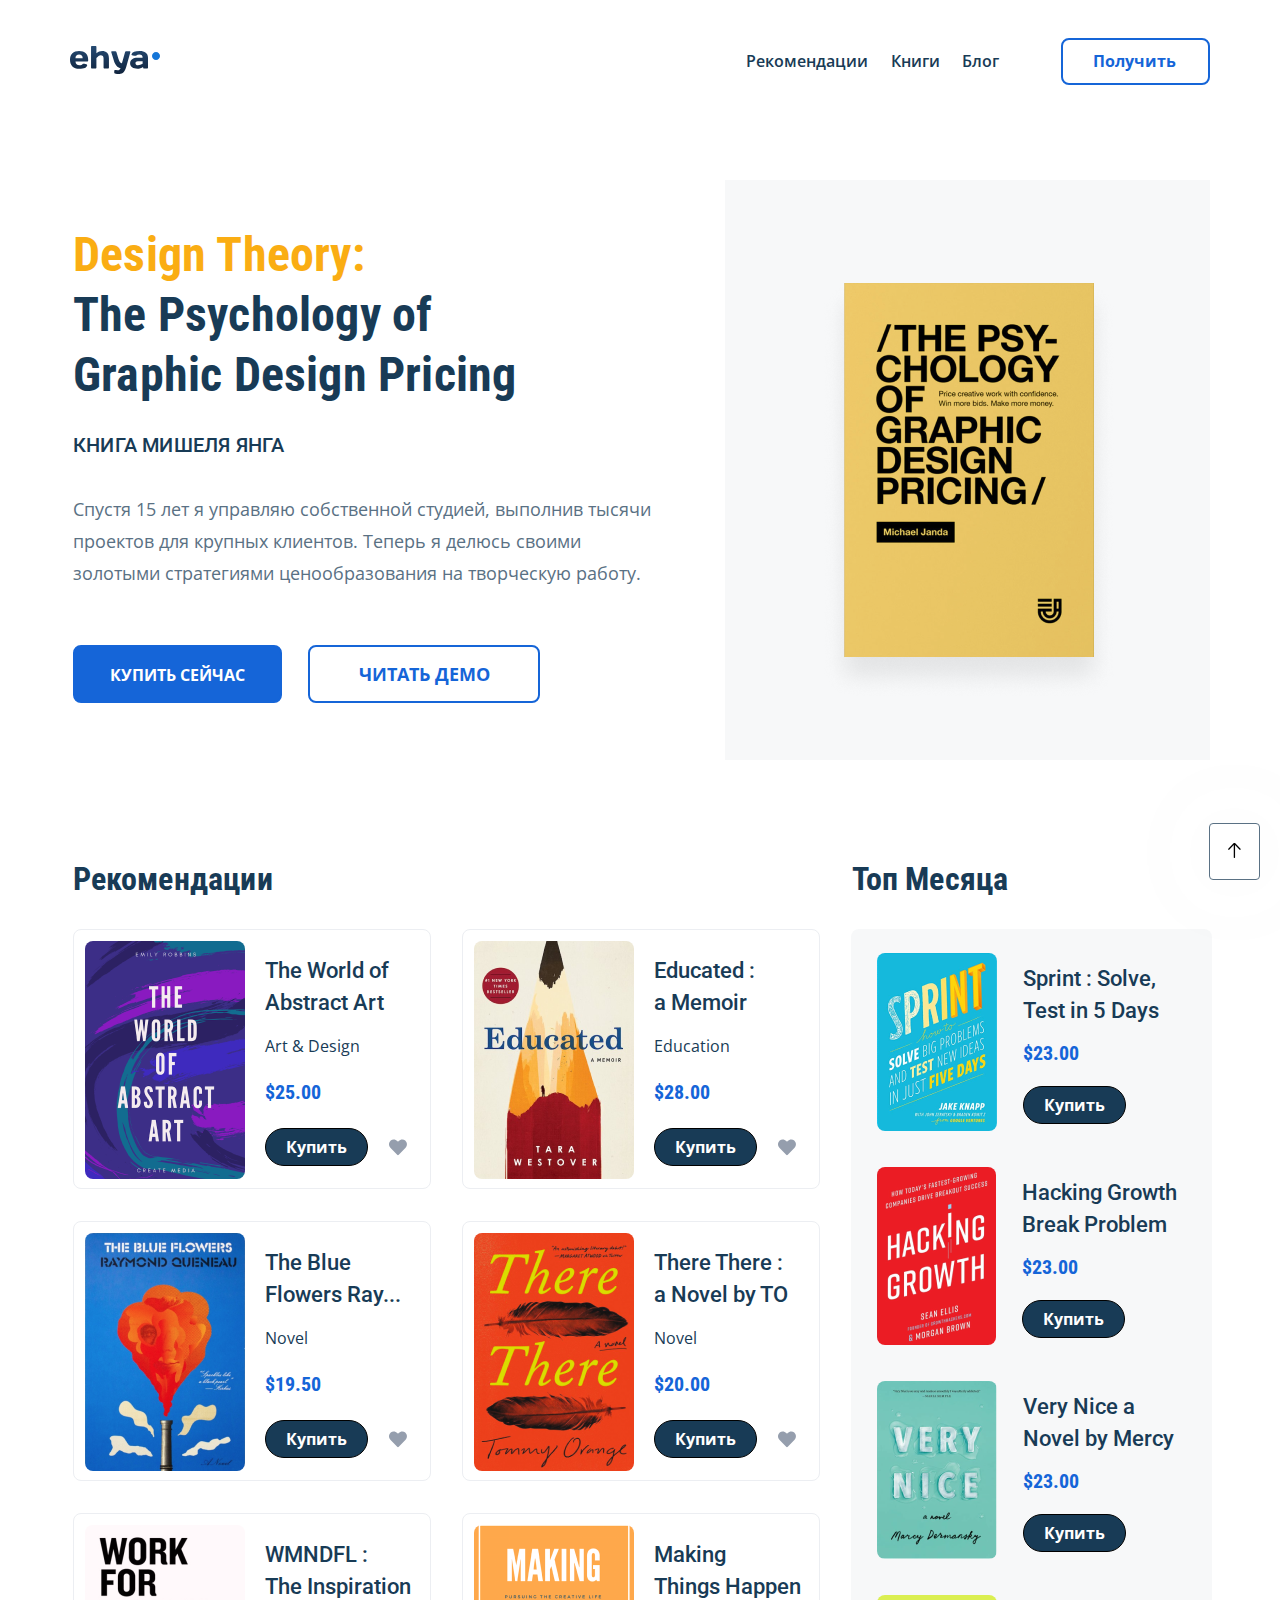
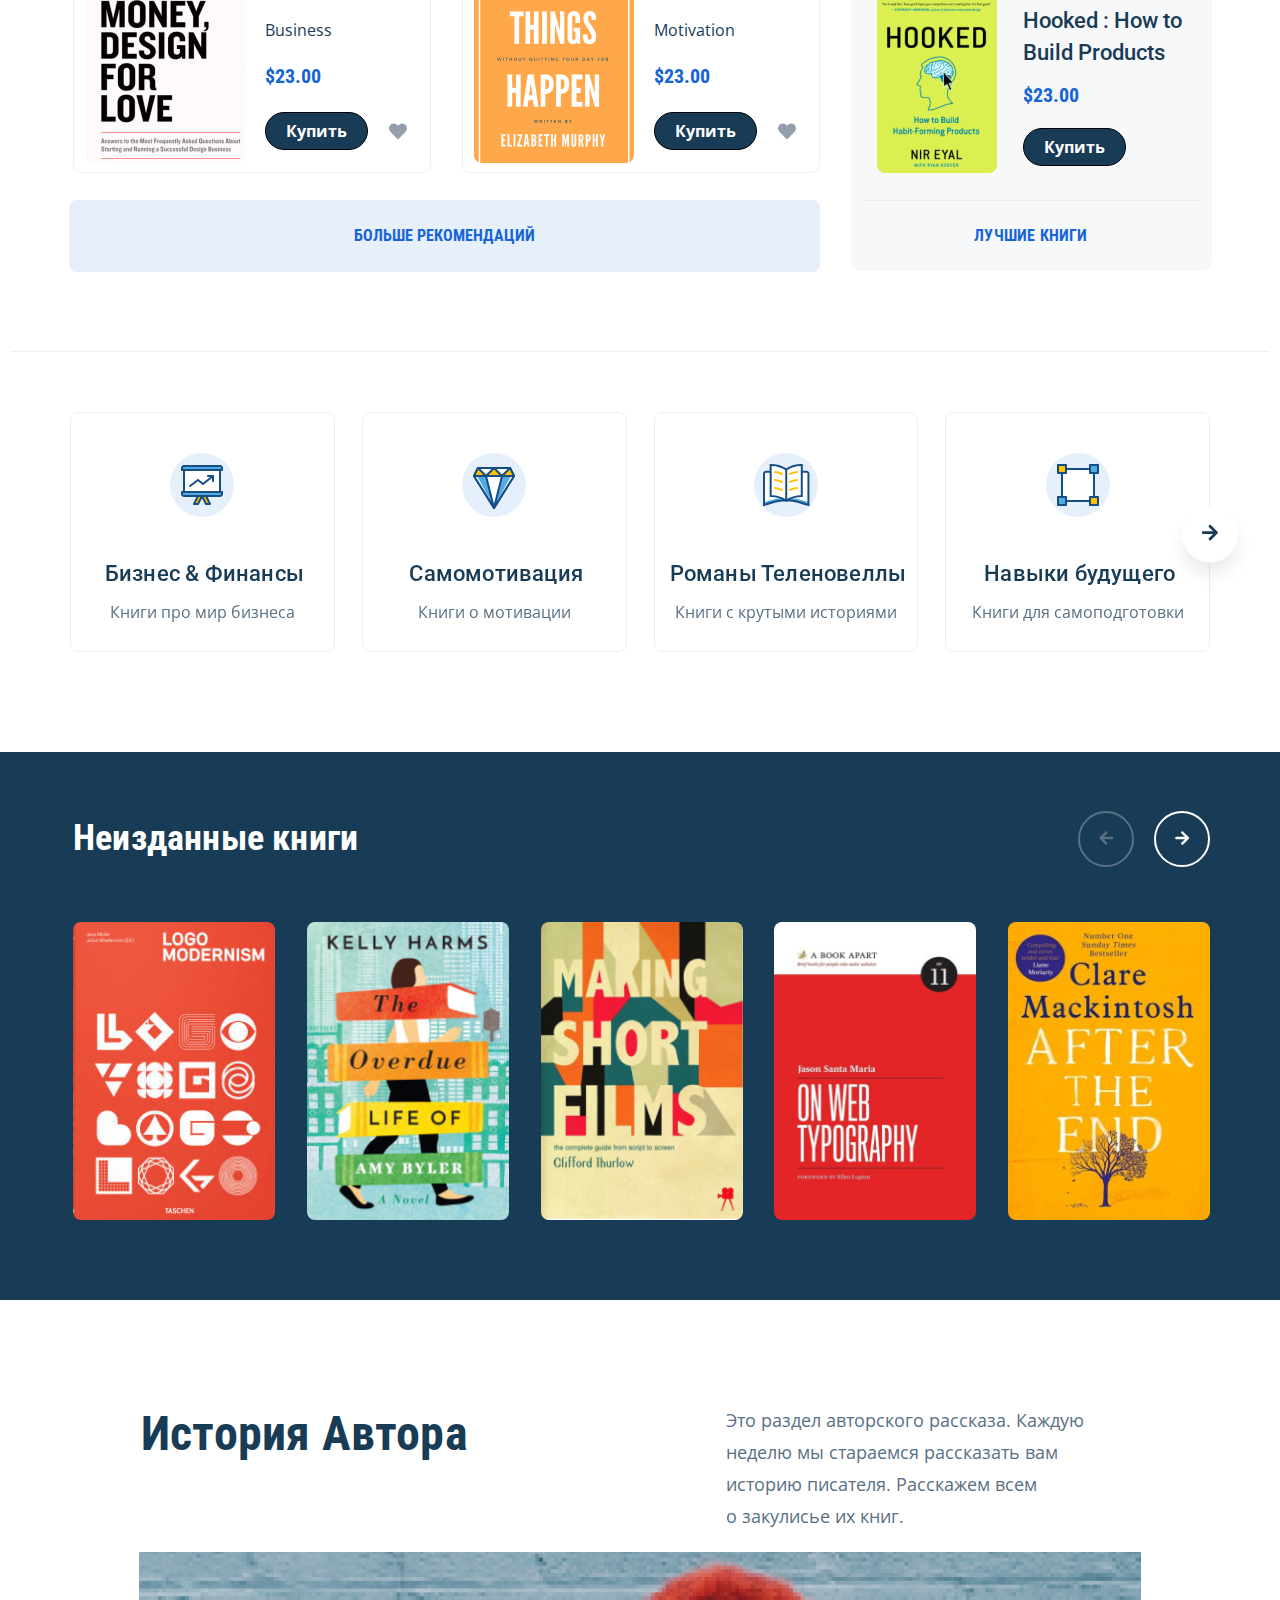
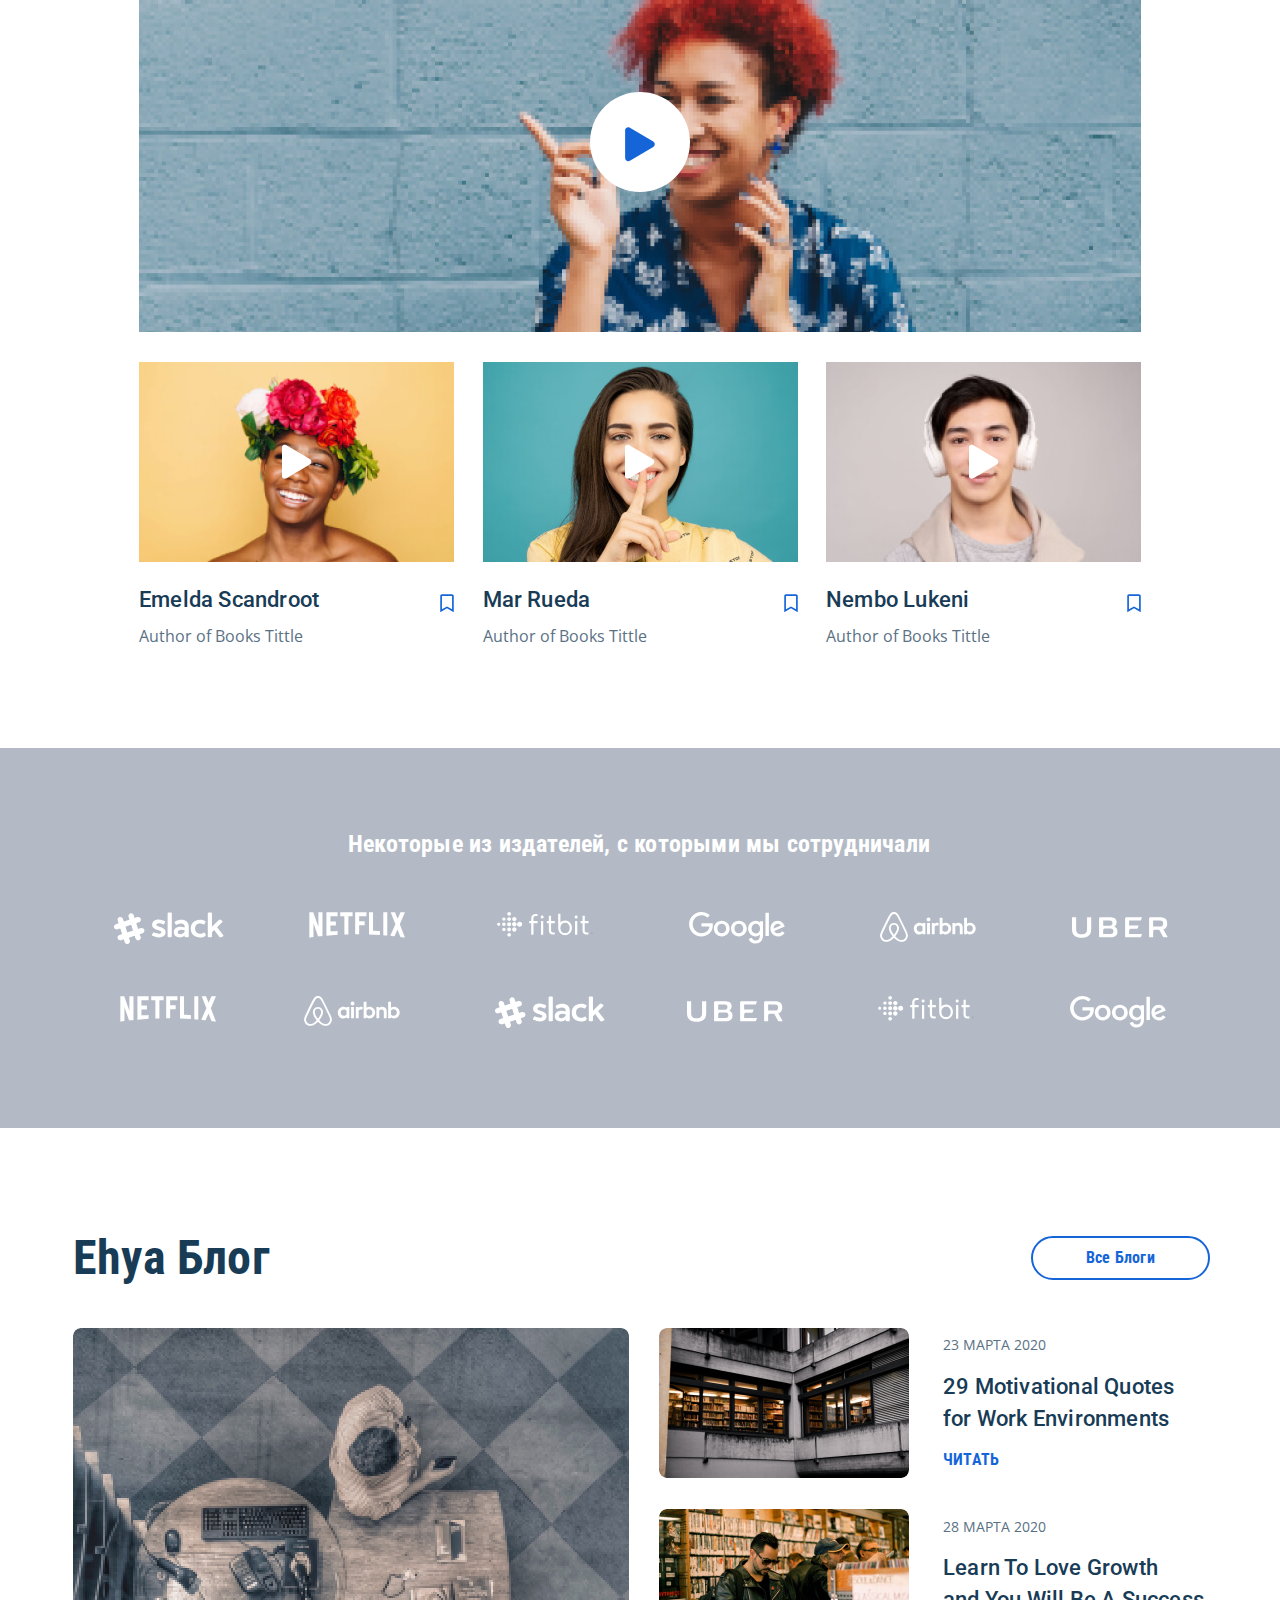
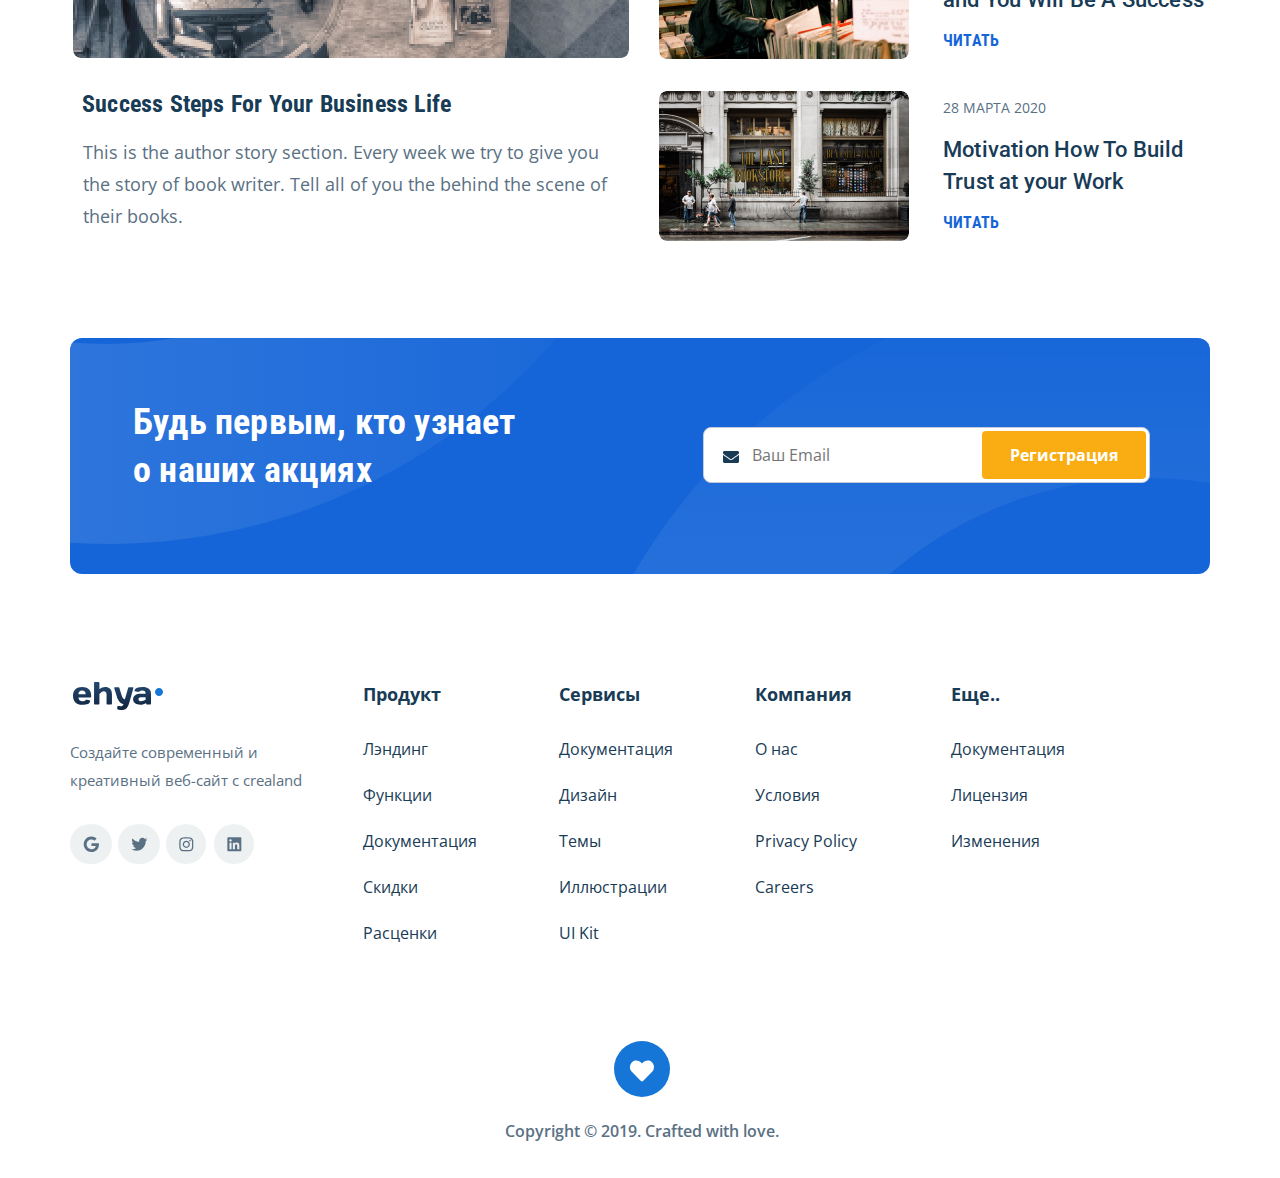
<file: index.html>
<!DOCTYPE html>
<html lang="ru">
<head>
  <meta charset="UTF-8">
  <meta http-equiv="X-UA-Compatible" content="IE=edge">
  <meta name="viewport" content="width=device-width, initial-scale=1.0">
  <title>Bookstore - ehya</title>
  <link rel="shortcut icon" href="favicon.ico" type="image/x-icon">
  <link rel="icon" href="favicon.ico" type="image/x-icon">
  <link rel="preconnect" href="https://fonts.googleapis.com">
  <link rel="preconnect" href="https://fonts.gstatic.com" crossorigin>
  <link href="https://fonts.googleapis.com/css2?family=Open+Sans:wght@400;600;700&family=Roboto+Condensed:wght@700&family=Roboto:wght@500&display=swap"
    rel="stylesheet">
  <link rel="stylesheet" href="css/swiper-bundle.min.css" />
  <link rel="stylesheet" href="css/style.css">
</head>
<body>
  <header class="header">
    <div class="container">
      <div class="header-top header--mobile-fixed">
        <a href="https://olgaprokopovich.ru/Bookstore" class="logo">
          <img src="img/Logo.svg" alt="Logo: ehya" class="logo__image">
        </a>
        <div class="header-left">
          <ul class="header-nav"> 
            <li class="header-nav__item">
              <a href="#" class="header-nav__link">Рекомендации</a>
            </li>
            <li class="header-nav__item">
              <a href="#" class="header-nav__link">Книги</a>
            </li>
            <li class="header-nav__item">
              <a href="#" class="header-nav__link">Блог</a>
            </li>
          </ul>  
          <button data-toggle="modal" class="button header__button">Получить</button>

        </div>
      </div>
      <!-- /.header-top -->


      <!-- Стилизую часть с книгой -->
      <div class="header-bottom">
        <div class="header-bottom__text">
          <h1 class="bookname"><span class="colortext">Design Theory:<br></span>The Psychology of<br>Graphic Design Pricing</h1>
          <p class="subtitle">книга мишеля янга</p>
          <p class="info">
            Спустя 15 лет я управляю собственной студией, выполнив тысячи проектов для крупных клиентов. Теперь я делюсь своими
            золотыми&nbsp;стратегиями ценообразования на творческую работу.
          </p>
          <div class="buttons">
            <button data-toggle="modal" class="button button-order">Купить сейчас</button>
            <a href="#" class="button button-primary">Читать демо</a>
          </div>
          <!-- /.buttons -->
        </div>
        <!-- //header-bottom__text -->
        <div class="header-bottom__book">
          <img class="header-bottom__img" src="img/Book-image.png" alt="Book">
        </div>
        <!-- /.header-bottom__book -->
      </div>
    </div>
    <!-- /.container -->
  </header>
  <!-- /.header -->

  <section class="books">
    <div class="container books__container">
      
      <div class="books__wrapper">
        <div class="books__wrapper-left">
          <h2 class="books__title-left">Рекомендации</h2>
          <div class="books__recommended">
            <div class="books__card">
              <img class="books__img" src="img/Recommended/r-1.png" alt="icon: book">
              <div class="card-overlay">
                <h5 class="card-name">The World of Abstract Art</h5>
                <p class="card-text">Art & Design</p>
                <p class="card-price">$25.00</p>
                <div class="card-buy">
                  <button data-toggle="modal" class="card-button">Купить</button>
                  <svg class="icon-heart">
                    <use xlink:href="img/sprite.svg#heart"></use>
                  </svg>
                </div>
          
              </div>
              <!-- /.card-overlay -->
            </div>
            <!-- /.books__card -->
            <div class="books__card">
              <img class="books__img" src="img/Recommended/r-2.png" alt="icon: book">
              <div class="card-overlay">
                <h5 class="card-name">Educated : a&nbsp;Memoir</h5>
                <p class="card-text">Education</p>
                <p class="card-price">$28.00</p>
                <div class="card-buy">
                  <button data-toggle="modal" class="card-button">Купить</button>
                  <svg class="icon-heart">
                    <use xlink:href="img/sprite.svg#heart"></use>
                  </svg>
                </div>
              </div>
              <!-- /.card-overlay -->
            </div>
            <!-- /.books__card -->
            <div class="books__card">
              <img class="books__img" src="img/Recommended/r-3.png" alt="icon: book">
              <div class="card-overlay">
                <h5 class="card-name">The Blue Flowers Ray...</h5>
                <p class="card-text">Novel</p>
                <p class="card-price">$19.50</p>
                <div class="card-buy">
                  <button data-toggle="modal" class="card-button">Купить</button>
                  <svg class="icon-heart">
                    <use xlink:href="img/sprite.svg#heart"></use>
                  </svg>
                </div>
              </div>
              <!-- /.card-overlay -->
            </div>
            <!-- /.books__card -->
            <div class="books__card">
              <img class="books__img" src="img/Recommended/r-4.png" alt="icon: book">
              <div class="card-overlay">
                <h5 class="card-name">There There :
                  a&nbsp;Novel by TO</h5>
                <p class="card-text">Novel</p>
                <p class="card-price">$20.00</p>
                <div class="card-buy">
                  <button data-toggle="modal" class="card-button">Купить</button>
                  <svg class="icon-heart">
                    <use xlink:href="img/sprite.svg#heart"></use>
                  </svg>
                </div>
              </div>
              <!-- /.card-overlay -->
            </div>
            <!-- /.books__card -->
            <div class="books__card books__card--bg-2">
              <img class="books__img" src="img/Recommended/r-5.png" alt="icon: book">
              <div class="card-overlay">
                <h5 class="card-name">WMNDFL : The&nbsp;Inspiration</h5>
                <p class="card-text">Business</p>
                <p class="card-price">$23.00</p>
                <div class="card-buy">
                  <button data-toggle="modal" class="card-button">Купить</button>
                  <svg class="icon-heart">
                    <use xlink:href="img/sprite.svg#heart"></use>
                  </svg>
                </div>
              </div>
              <!-- /.card-overlay -->
            </div>
            <!-- /.books__card -->
            <div class="books__card books__card--bg-2">
              <img class="books__img" src="img/Recommended/r-6.png" alt="icon: book">
              <div class="card-overlay">
                <h5 class="card-name">Making Things&nbsp;Happen</h5>
                <p class="card-text">Motivation</p>
                <p class="card-price">$23.00</p>
                <div class="card-buy">
                  <button data-toggle="modal" class="card-button">Купить</button>
                  <svg class="icon-heart">
                    <use xlink:href="img/sprite.svg#heart"></use>
                  </svg>
                </div>
              </div>
              <!-- /.card-overlay -->
            </div>
            <!-- /.books__card -->
            <button data-toggle="modal" class="books__button-more">Больше рекомендаций</button>
          </div>
          <!-- /.books__recommended -->
        </div>
        <!-- /.books__wrapper-left -->

        <div class="books__top">
          <h2 class="books__title-right">Топ Месяца</h2>
          <div class="books__top-wrapper">
            
            <div class="books__top-item">
              <div class="books__card books__card-wrapper">
                <img class="card-photo" src="img/Top/t-1.png" alt="icon: book">
                <div class="card-overlay">
                  <h5 class="card-title">Sprint : Solve, Test&nbsp;in 5 Days</h5>
                  <p class="card-cost">$23.00</p>
                  <button data-toggle="modal" class="card-button">Купить</button>
                </div>
              </div>
              <!-- /.books__card -->
              <div class="books__card books__card-wrapper">
                <img class="card-photo" src="img/Top/t-2.png" alt="icon: book">
                <div class="card-overlay">
                  <h5 class="card-title">Hacking Growth
                    Break Problem</h5>
                  <p class="card-cost">$23.00</p>
                  <button data-toggle="modal" class="card-button">Купить</button>
                </div>
              </div>
              <!-- /.books__card -->
              <div class="books__card books__card-wrapper">
                <img class="card-photo" src="img/Top/t-3.png" alt="icon: book">
                <div class="card-overlay">
                  <h5 class="card-title">Very Nice a Novel&nbsp;by Mercy</h5>
                  <p class="card-cost">$23.00</p>
                  <button data-toggle="modal" class="card-button">Купить</button>
                </div>
              </div>
              <!-- /.books__card -->
              <div class="books__card books__card-wrapper">
                <img class="card-photo" src="img/Top/t-4.png" alt="icon: book">
                <div class="card-overlay">
                  <h5 class="card-title">Hooked : How to Build Products</h5>
                  <p class="card-cost">$23.00</p>
                  <button data-toggle="modal" class="card-button">Купить</button>
                </div>
              </div>
              <!-- /.books__card -->
            </div>
            <!-- /.books__top-item -->
            
            <a href="#" class="books__link-best">Лучшие книги</a>  
          </div>
          
        </div>
        <!-- /.books__top -->
      </div>
      <!-- /.books-wrapper -->
    </div>
    <!-- /.books__container -->
  </section>
  <!-- /.books -->

  <div class="line category-line"></div>


  <section class="category">
    <div class="container category__container">
      <div class="category-slider category__slider">

        <div class="swiper-wrapper category-slider__wrapper">
          <div class=" swiper-slide">
            <div class="slide-item">
              <div class="slide category-slider__item">
                <img src="img/Presentation-Chart-Up.svg" alt="icon: presentation" class="category-slider__icon">
                <h3 class="category-slider__title">Бизнес & Финансы</h3>
                <p class="category-slider__text">Книги про мир бизнеса</p>
              </div>
            </div>
          </div>  

          <div class="swiper-slide">
            <div class="slide-item">
              <div class="slide category-slider__item">
                <img src="img/Diamond.svg" alt="logo: diamond" class="category-slider__icon">
                <h3 class="category-slider__title">Самомотивация</h3>
                <p class="category-slider__text">Книги о мотивации</p>
              </div>
            </div>
          </div>
          <div class="swiper-slide">
            <div class="slide-item">
              <div class="slide category-slider__item">
                <img src="img/Book-3.svg" alt="logo: book" class="category-slider__icon">
                <h3 class="category-slider__title">Романы Теленовеллы</h3>
                <p class="category-slider__text">Книги с крутыми историями</p>
              </div>
            </div>
          </div>

          <div class="swiper-slide">
            <div class="slide-item">
              <div class="slide category-slider__item">
                <img src="img/Group.svg" alt="logo: group" class="category-slider__icon">
                <h3 class="category-slider__title">Навыки будущего</h3>
                <p class="category-slider__text">Книги для самоподготовки</p>
              </div>
            </div>
          </div>
          <!-- /.swiper-slide -->

          <div class="swiper-slide">
            <div class="slide-item">
              <div class="slide category-slider__item">
                <img src="img/Diamond.svg" alt="logo: diamond" class="category-slider__icon">
                <h3 class="category-slider__title">Самомотивация</h3>
                <p class="category-slider__text">Книги о мотивации</p>
              </div>
            </div>
          </div>
          <div class="swiper-slide">
            <div class="slide-item">
              <div class="slide category-slider__item">
                <img src="img/Diamond.svg" alt="logo: diamond" class="category-slider__icon">
                <h3 class="category-slider__title">Хобби</h3>
                <p class="category-slider__text">Книги о мотивации</p>
              </div>
            </div>
          </div>
          <div class="swiper-slide">
            <div class="slide-item">
              <div class="slide category-slider__item">
                <img src="img/Book-3.svg" alt="logo: book" class="category-slider__icon">
                <h3 class="category-slider__title">Детская литература</h3>
                <p class="category-slider__text">Приключения</p>
              </div>
            </div>
          </div>
        </div>
        <!-- /.swiper-wrapper -->
      </div>
      <!-- /.category-slider -->
      <button class="category-slider__button category-slider__button--prev">
        <img class="category-slider__img" src="img/button-prev.svg" alt="button-prev">
      </button>
      
      <button class="category-slider__button category-slider__button--next">
        <img class="category-slider__img" src="img/button-next.svg" alt="button-next">
      </button>
    </div>
    <!-- /.container -->
  </section>


  <section class="unreleased">
    <div class="container unreleased-container">

      <div class="unreleased__top">
        <h3 class="unreleased-title">Неизданные книги</h3>
        <div class="unreleased__left">
          <!-- КНОПКИ -->
          <button class="unreleased-slider__button unreleased-slider__button--prev">
            <img class="unreleased-slider__img" src="img/btn-prev.svg" alt="button-prev">
          </button>

          <button class="unreleased-slider__button unreleased-slider__button--next">
            <img class="unreleased-slider__img" src="img/btn-next.svg" alt="button-next">
          </button>
        </div>
        <!-- /.unreleased__left -->
      </div>
      <!-- /.unreleased__top -->
      

      <div class="swiper unreleased-slider ">
        <div class="swiper-wrapper unreleased-slider__wrapper">

          <div class="swiper-slide">
            <div class="swiper-slide unreleased-slider__item">
              <img src="img/unrealeased/un-1.jpg" alt="book" class="unreleased-slider__image">
            </div>
          </div>
          <!-- /.swiper-slide --> 
          <div class="swiper-slide">
          
            <div class="swiper-slide unreleased-slider__item">
              <img src="img/unrealeased/un-2.jpg" alt="logo: book" class="unreleased-slider__image">
            </div>
          </div>
          <!-- /.swiper-slide -->
          <div class="swiper-slide">
            <div class="swiper-slide unreleased-slider__item">
              <img src="img/unrealeased/un-3.jpg" alt="logo: book" class="unreleased-slider__image">
            </div>
          </div>
          <div class="swiper-slide">
            <div class="swiper-slide unreleased-slider__item">
              <img src="img/unrealeased/un-4.jpg" alt="logo: book" class="unreleased-slider__image">
            </div>
          </div>
          <div class="swiper-slide">
            <div class="swiper-slide unreleased-slider__item">
              <img src="img/unrealeased/un-5.jpg" alt="logo: book" class="unreleased-slider__image">
            </div>
          </div>
          <div class="swiper-slide">
          
            <div class="swiper-slide unreleased-slider__item">
              <img src="img/unrealeased/un-2.jpg" alt="logo: book" class="unreleased-slider__image">
            </div>
          </div>
          <!-- /.swiper-slide -->
          <div class="swiper-slide">
          
            <div class="swiper-slide unreleased-slider__item">
              <img src="img/unrealeased/un-2.jpg" alt="logo: book" class="unreleased-slider__image">
            </div>
          </div>
          <!-- /.swiper-slide -->
        </div>
        <!-- /.swiper-wrapper -->
        
      </div>  
    </div>
    <!-- /.container -->
  </section>
  <!-- /.unreleased -->

  <section class="story">
    <div class="container story__container">
      <div class="story-info">
        <h2 class="story-info__title">История Автора</h2>
        <p class="story-info__text">
          Это раздел авторского рассказа. Каждую неделю мы стараемся рассказать вам историю писателя. Расскажем всем о&nbsp;закулисье их книг.
        </p>
      </div>
      <!-- /.story-info -->


      <!-- ПЕРВОЕ ВИДЕО СВЕРХУ -->
      <div class="story-top">
        <div class="story story-top__wrapper">
          <a class="" data-fancybox href="https://youtu.be/OzvasAJIHb4">
            <img src="img/video-1.jpg" alt="" class="story__back-first">
            <img src="img/play-first.svg" alt="icon: play" class="story__play-big story__img-cap">
          </a>
        </div><!-- /.story-top__wrapper -->
      </div><!-- /.story-top -->
      
      <div class="story__play">
        
        
        <!-- ВИДЕО СНИЗУ СЛЕВА-->
        <div class="story-row">
          <div class="story-row__wrapper story-row__wrapper--bg2">
            <a class="story-row__wrapper story-row__wrapper--bg2" data-fancybox
              href="https://youtu.be/o1IZ7yqxaHw">
              <img src="img/video-2.jpg" alt="icon" class="story__back-second">
              <img src="img/play-second.svg" alt="icon: picture" class="story__img-cap story__play-small">
            </a>
          </div><!-- /.story-row__wrapper -->
      
          <div class="story-row__info">
            <div class="story-row__text">
              <h3 class="story-row__title">
                <a class="story-row__title" href="#">Emelda Scandroot</a>
              </h3>
              <div class="story-row__description">
                <a href="#" class="story-row__description">Author of Books Tittle</a>
              </div>
            </div><!-- /.story-row__text -->
      
            <svg class="icon-flag">
              <use xlink:href="img/sprite.svg#flag"></use>
            </svg>
      
          </div><!-- /.story-row__info -->
      
        </div><!-- /.story-row  ВИДЕО СЛЕВА-->
      
        
        <div class="story-row">
          <div class="story-row__wrapper  story-row__wrapper--bg3">
            <a class="story-row__wrapper story-row__wrapper--bg2" data-fancybox
              href="https://youtu.be/AlZuqUTgcss">
              <img src="img/video-3.jpg" alt="" class="story__back-second">
              <img src="img/play-second.svg" alt="icon: image" class="story__img-cap story__play-small">
            </a>
          </div><!-- /.story-row__wrapper -->
      
          <div class="story-row__info">
            <div class="story-row__text">
              <h3 class="story-row__title">
                <a href="#" class="story-row__title">Mar Rueda</a>
              </h3>
              <div class="story-row__description">
                <a href="#" class="story-row__description">Author of Books Tittle</a>
              </div>
            </div><!-- /.story-row__text -->
      
            <svg class="icon-flag">
              <use xlink:href="img/sprite.svg#flag"></use>
            </svg>
      
          </div><!-- /.story-row__info  ВИДЕО ПОСЕРЕДИНЕ-->
        </div><!-- /.story-row -->
      

        <div class="story-row story-row--last">
      
          <div class="story-row__wrapper story-row__wrapper--bg4">
            <a class="story-row__wrapper story-row__wrapper--bg2" data-fancybox
              href="https://youtu.be/N1pI7r3so0k">
              <img src="img/video-4.jpg" alt="" class="story__back-second">
              <img src="img/play-second.svg" alt="картинка видео-заглушка" class="story__img-cap story__play-small">
            </a>
          </div><!-- /.story-row__wrapper  ВИДЕО СПРАВА-->
      
          <div class="story-row__info">
            <div class="story-row__text">
              <h3 class="story-row__title">
                <a href="#" class="story-row__title">Nembo Lukeni</a>
              </h3>
              <div class="story-row__description">
                <a href="#" class="story-row__description">Author of Books Tittle</a>
              </div>
            </div><!-- /.video-row__text -->
            <svg class="icon-flag">
              <use xlink:href="img/sprite.svg#flag"></use>
            </svg>
      
          </div>
          <!-- /.story-row__info -->
        </div>
        <!-- /.story-row -->
      
      </div>
      <!-- /.story__play -->

    </div>
    <!-- /.container-story -->
  </section>
  <!-- /.story -->

  <section class="partner">
    <div class="container partner__container">
      <div class="partner__grid">
        <div class="partner__text">
          <h3 class="partner__title">Некоторые из издателей, с которыми мы сотрудничали</h3>
        </div>

        <div class="partner-wrapper">
          <img src="img/partners/slack.svg" alt="slack" class="partner__image image-1">
        </div>

        <div class="partner-wrapper">
          <img src="img/partners/netflix.svg" alt="netflix" class="partner__image image-2">
        </div>

        <div class="partner-wrapper">
          <img src="img/partners/fitbit.svg" alt="fitbit" class="partner__image">
        </div>

        <div class="partner-wrapper">
          <img src="img/partners/google.svg" alt="google" class="partner__image">
        </div>

        <div class="partner-wrapper">
          <img src="img/partners/airbnb.svg" alt="airbnb" class="partner__image">
        </div>

        <div class="partner-wrapper">
          <img src="img/partners/uber.svg" alt="uber" class="partner__image image-6">
        </div>

        <div class="partner-wrapper">
          <img src="img/partners/netflix.svg" alt="netflix" class="partner__image-bottom image-7">
        </div>

        <div class="partner-wrapper">
          <img src="img/partners/airbnb.svg" alt="airbnb" class="partner__image-bottom">
        </div>

        <div class="partner-wrapper">
          <img src="img/partners/slack.svg" alt="slack" class="partner__image-bottom">
        </div>

        <div class="partner-wrapper">
          <img src="img/partners/uber.svg" alt="uber" class="partner__image-bottom image-10">
        </div>
        <div class="partner-wrapper">
          <img src="img/partners/fitbit.svg" alt="fitbit" class="partner__image-bottom">
        </div>
        <div class="partner-wrapper">
          <img src="img/partners/google.svg" alt="google" class="partner__image-bottom">
        </div>


      </div>
      <!-- /.partner__grid -->
  
    </div>
    <!-- /.container -->
  </section>
  <!-- /.partner -->

  <section class="blog">
    <div class="container blog__container">
      <div class="blog__wrapper">
        <h2 class="blog__title">Ehya Блог</h2>
        <div class="blog__link-wrapper">
          <a href="#" class="blog__link">Все Блоги</a>
        </div>

        <div class="articles blog__articles-wrapper">
          <div class="article articles__block-left">
            <div class="article__img-wrapper">
              <img src="img/blog/blog.jpg" alt="logo: desctop" class="article__img">
            </div>
            <!-- /.article__image-wrapper -->
  
            <h3 class="article__title article__title-first">
              <a href="#" class="article__title article__title-first">Success Steps For Your Business Life</a>
            </h3>
            <p class="article__text">This is the author story section. Every week we try to give you the&nbsp;story of
              book
              writer. Tell all of you the behind the scene of their&nbsp;books.</p>
          </div>
          <!-- /.articles__block-left -->
  
  
          <div class="article articles__block-wrapper">
            <ul class="article__list">
              <li class="article__list-item item-blog">
  
                <div class="item-blog__wrapper-image">
                  <img src="img/blog/blog-1.jpg" alt="icon: house"
                    class="article__img article__image-list">
                </div><!-- /.item__wrapper -->
  
                <div class="item-blog__wrapper-text">
                  <div class="item-blog__date">23 марта 2020</div>
                  <h3 class="item-blog__title">
                    <a href="#" class="item-blog__title">29 Motivational Quotes for&nbsp;Work Environments</a>
                  </h3>
                  <a href="#" class="item-blog__link">Читать</a>
  
                </div>
                <!-- /.item__wrapper-text -->
  
              </li>
              <!-- /.article__list-item -->
  
              <li class="article__list-item item-blog">
  
                <div class="item-blog__wrapper-image">
                  <img src="img/blog/blog-2.jpg" alt="icon: librery"
                    class="article__img article__image-list">
                </div>
                <!-- /.item__wrapper -->
  
                <div class="item-blog__wrapper-text">
                  <div class="item-blog__date">28 марта 2020</div>
                  <h3 class="item-blog__title">
                    <a href="#" class="item-blog__title">Learn To Love Growth and&nbsp;You Will Be A Success</a>
                  </h3>
                  <a href="#" class="item-blog__link">Читать</a>
  
                </div>
                <!-- /.item__wrapper-text -->
              </li>
              <!-- /.article__list-item -->
  
              <li class="article__list-item item-blog">
                <div class="item-blog__wrapper-image">
                  <img src="img/blog/blog-3.jpg" alt="icon: bookstore"
                    class="article__img article__image-list">
                </div>
                <!-- /.item-blog__wrapper -->
  
                <div class="item-blog__wrapper-text">
                  <div class="item-blog__date">28 марта 2020</div>
                  <h3 class="item-blog__title">
                    <a href="#" class="item-blog__title">Motivation How To&nbsp;Build Trust&nbsp;at your Work</a>
                  </h3>
                  <a href="#" class="item-blog__link">Читать</a>
  
                </div>
                <!-- /.item-blog__wrapper-text -->
              </li>
              <!-- /.article__list-item-blog -->
            </ul>
            <!-- /.article__list -->
          </div>
          <!-- /.articles__block-list -->
        </div>
        <!-- /.blog__articles-wrapper -->
      </div>
      <!-- /.blog__top-wrapper -->
    </div>
    <!-- /.container blog__container -->
  </section>
  <!-- /.blog -->

  <section class="offer">
    <div class="oval-wrapper">
      <div class="container offer__container">
  
        <div class="offer__oval ">
          <img src="img/oval-1.svg" alt="icon: oval" class="oval-one">
          <img src="img/oval-2.svg" alt="icon: oval" class="oval-two">
        </div>
  
        <div class="offer__wrapper">
          <h2 class="offer__title">Будь первым, кто&nbsp;узнает о&nbsp;наших акциях</h2>
  

          <form action="send.php" method="POST" class="subscribe offer__form">
            <input 
              type="email" 
              class="offer__input" 
              placeholder="Ваш Email" 
              name="email" 
              required 
            />
            <button class="offer__button">Регистрация</button>
            <img src="img/mail.svg" alt="icon: mail" class="offer__icon">
          </form>
          <!-- /.offer__form -->
  
        </div>
      </div>
      <!-- /.container offer__container -->
    </div>
    <!-- /.oval-wrapper -->
  </section>
  <!-- /.offer -->

  <footer class="footer">
    <div class="container footer__container">
  
      <div class="footer__grid">
  
        <div class="footer__create create">
          <a class="create__logo" href="https://olgaprokopovich.ru/Bookstore">
            <img src="img/logo-bottom.svg" alt="" class="footer__logo">
          </a>
          <!-- /.create__logo -->
  
          <p class="create__text">Создайте современный и креативный веб-сайт с crealand</p>
  
          <div class="create__social-network social-network">
            <a href="https://www.google.com" class="social-network__link">
              <img src="img/icon-google.svg" alt="icon: google" class="social-network__icon">
            </a>
            <a href="https://twitter.com" class="social-network__link">
              <img src="img/icon-twitter.svg" alt="icon: twitter" class="social-network__icon">
            </a>
            <a href="https://www.instagram.com" class="social-network__link">
              <img src="img/icon-instagram.svg" alt="icon: instagram" class="social-network__icon">
            </a>
            <a href="https://linkadd.in" class="social-network__link">
              <img src="img/icon-in.svg" alt="icon: in" class="social-network__icon">
            </a>
      
          </div>
          <!-- /.create__social-network social-network -->
        </div>
        <!-- /.footer__create -->
  

        <div class="footer__product">
          <h3 class="footer__title">Продукт</h3>
          <ul class="footer__list">
            <li class="footer__item"><a href="#" class="footer__link">Лэндинг</a></li>
            <li class="footer__item"><a href="#" class="footer__link">Функции</a></li>
            <li class="footer__item"><a href="#" class="footer__link">Документация</a></li>
            <li class="footer__item"><a href="#" class="footer__link">Скидки</a></li>
            <li class="footer__item"><a href="#" class="footer__link">Расценки</a></li>
          </ul>
          <!-- /.footer__list -->
        </div>
        <!-- /.footer__product -->
  

        <div class="footer__service">
          <h3 class="footer__title">Сервисы</h3>
          <ul class="footer__list">
            <li class="footer__item"><a href="#" class="footer__link">Документация</a></li>
            <li class="footer__item"><a href="#" class="footer__link">Дизайн</a></li>
            <li class="footer__item"><a href="#" class="footer__link">Темы</a></li>
            <li class="footer__item"><a href="#" class="footer__link">Иллюстрации</a></li>
            <li class="footer__item"><a href="#" class="footer__link">UI Kit</a></li>
          </ul>
          <!-- /.footer__list -->
        </div>
        <!-- .footer__service -->
  

        <div class="footer__company">
          <h3 class="footer__title">Компания</h3>
          <ul class="footer__list">
            <li class="footer__item"><a href="#" class="footer__link">О нас</a></li>
            <li class="footer__item"><a href="#" class="footer__link">Условия</a></li>
            <li class="footer__item"><a href="#" class="footer__link">Privacy Policy</a></li>
            <li class="footer__item"><a href="#" class="footer__link">Careers</a></li>
          </ul>
          <!-- /.footer__list -->
        </div>
        <!-- .footer__company-->
  

        <div class="footer__more">
          <h3 class="footer__title">Еще..</h3>
          <ul class="footer__list">
            <li class="footer__item"><a href="#!" class="footer__link">Документация</a></li>
            <li class="footer__item"><a href="#!" class="footer__link">Лицензия</a></li>
            <li class="footer__item"><a href="#!" class="footer__link">Изменения</a></li>
          </ul>
          <!-- /.footer__list -->
        </div>
        <!-- .footer__more -->
  

        <div class="bottom footer__bottom">
          <img src="img/like.svg" alt="icon: heart" class="footer__bottom-icone">
          <p class="footer__bottom-text">Copyright © 2019. Crafted with love.</p>
        </div>
        <!-- /.footer__bottom -->
  
      </div>
      <!-- /.footer__grid -->
    </div>
    <!-- /.container footer__container -->
  </footer>
  <!-- /.footer -->

  


  <div class="modal">
    <div class="modal__overlay"></div>
    <!-- /.modal__overlay -->
    <div class="modal__dialog">
      <a href="#" class="modal__close">
        <img src="img/close.svg" alt="icon: close">
      </a>
      <h3 class="modal__title modal__title--mb-3">Send us a message</h3>
      <form action="send.php" method="POST" class="form modal__form">
        <input 
          type="text" 
          class="input modal__input" 
          placeholder="Your Full Name*" 
          name="name" 
          required minlength="2"
          maxlength="20" 
        />
        <input 
          type="tel" 
          class="input modal__input phone-number" 
          placeholder="Phone Number*" 
          id="phone" 
          name="phone"
          required minlength="16"
        />
        <input 
          type="email" 
          class="input modal__input" 
          placeholder="Email*" 
          name="emailfixed" 
          required
        />
        <textarea 
          class="message modal__message" 
          placeholder="Message" 
          name="message">
        </textarea>
        <button class="button modal__button" type="submit">Send</button>
        <span class="modal__info">* Required Fields</span>
      </form>
    </div>
    <!-- /.modal__dialog -->
  </div>
  <!-- /.modal -->
  <a href="#" class="to-top">
    <img src="img/return.png" alt="Наверх">
  </a>


  <script src="js/jquery-3.6.0.min.js"></script>
  <script src="js/swiper-bundle.min.js"></script>
  <script src="js/jquery.validate.min.js"></script>
  <script src="js/jquery.mask.min.js"></script>
  <script src="js/aos.js"></script>
  <script src="js/main.js"></script>
</body>
</html>
</file>
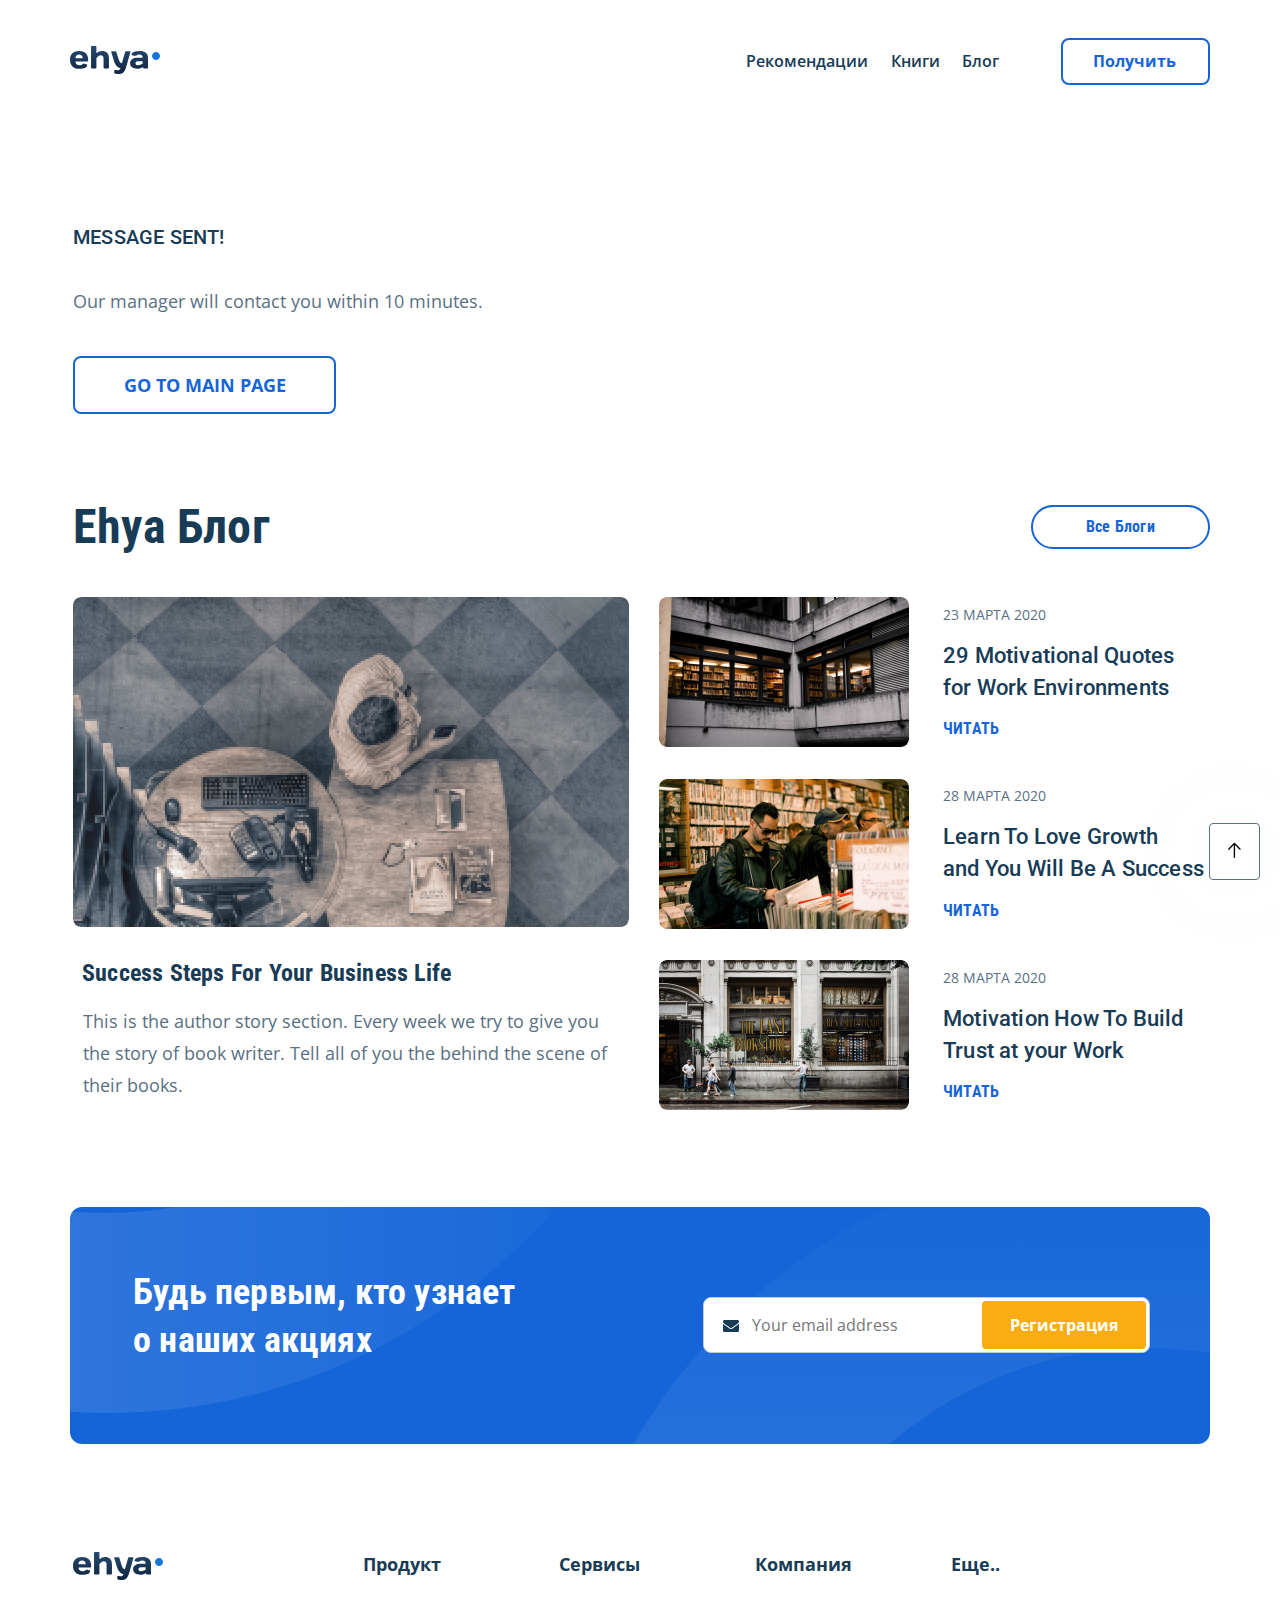
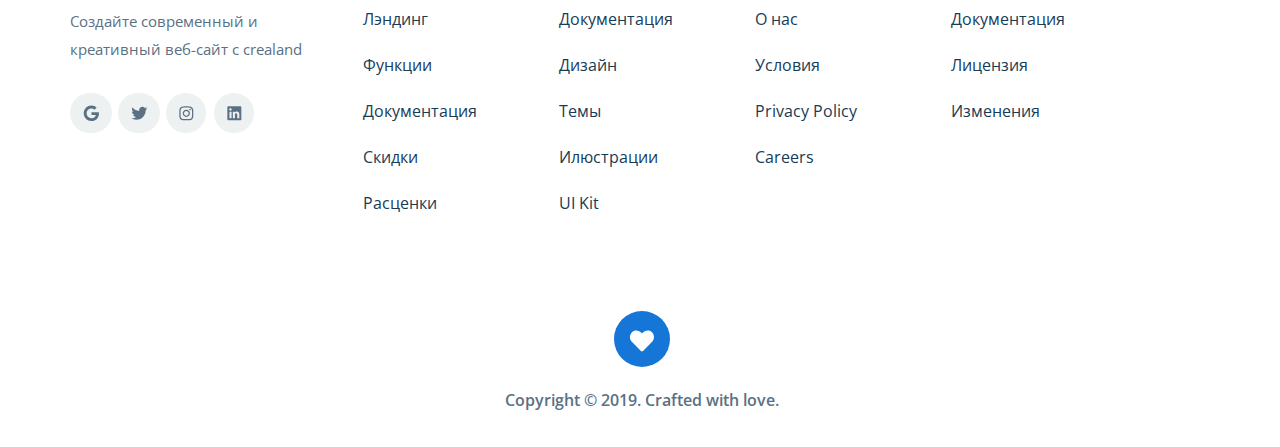
<file: thankyou.html>
<!DOCTYPE html>
<html lang="ru">

<head>
  <meta charset="UTF-8">
  <meta http-equiv="X-UA-Compatible" content="IE=edge">
  <meta name="viewport" content="width=device-width, initial-scale=1.0">
  <title>Bookstore - ehya</title>
  <link rel="shortcut icon" href="favicon.ico" type="image/x-icon">
  <link rel="icon" href="favicon.ico" type="image/x-icon">
  <link rel="preconnect" href="https://fonts.googleapis.com">
  <link rel="preconnect" href="https://fonts.gstatic.com" crossorigin>
  <link
    href="https://fonts.googleapis.com/css2?family=Open+Sans:wght@400;600;700&family=Roboto+Condensed:wght@700&family=Roboto:wght@500&display=swap"
    rel="stylesheet">
  <link rel="stylesheet" href="css/swiper-bundle.min.css" />
  <link rel="stylesheet" href="css/style.css">
</head>

<body>
  <header class="header">
    <div class="container">
      <div class="header-top">
        <a href="https://olgaprokopovich.ru/Bookstore" class="logo">
          <img src="img/Logo.svg" alt="Logo: ehya" class="logo__image">
        </a>
        <div class="header-left">
          <ul class="header-nav">
            <li class="header-nav__item">
              <a href="#" class="header-nav__link">Рекомендации</a>
            </li>
            <li class="header-nav__item">
              <a href="#" class="header-nav__link">Книги</a>
            </li>
            <li class="header-nav__item">
              <a href="#" class="header-nav__link">Блог</a>
            </li>
          </ul>
          <button data-toggle="modal" class="button header__button">Получить</button>
        </div>
      </div>
      <!-- /.header-top -->

      <!-- Стилизую часть с книгой -->
      <div class="header-bottom">
        <div class="header-bottom__text">
          <p class="subtitle">Message sent!</p>
          <p class="info">Our manager will contact you within 10 minutes.</p>
          <div class="buttons">
            <a href="https://olgaprokopovich.ru/Bookstore/" class="button button-primary">Go to main page</a>
          </div>
          <!-- /.buttons -->
        </div>
        <!-- //header-bottom__text -->
      </div>
    </div>
    <!-- /.container -->
  </header>
  <!-- /.header -->

  <section class="blog">
    <div class="container blog__container">
      <div class="blog__wrapper">
        <h2 class="blog__title" id="blog">Ehya Блог</h2>
        <div class="blog__link-wrapper">
          <a href="#" class="blog__link">Все Блоги</a>
        </div>

        <div class="articles blog__articles-wrapper">
          <div class="article articles__block-left">
            <div class="article__img-wrapper">
              <img src="img/blog/blog.jpg" alt="logo: desctop" class="article__img">
            </div>
            <!-- /.article__image-wrapper -->

            <h3 class="article__title article__title-first">
              <a href="#" class="article__title article__title-first">Success Steps For Your Business Life</a>
            </h3>
            <p class="article__text">This is the author story section. Every week we try to give you the&nbsp;story of
              book
              writer. Tell all of you the behind the scene of their&nbsp;books.</p>
          </div>
          <!-- /.articles__block-left -->


          <div class="article articles__block-wrapper">
            <ul class="article__list">
              <li class="article__list-item item-blog">

                <div class="item-blog__wrapper-image">
                  <img src="img/blog/blog-1.jpg" alt="icon: house" class="article__img article__image-list">
                </div><!-- /.item__wrapper -->

                <div class="item-blog__wrapper-text">
                  <div class="item-blog__date">23 марта 2020</div>
                  <h3 class="item-blog__title">
                    <a href="#" class="item-blog__title">29 Motivational Quotes for&nbsp;Work Environments</a>
                  </h3>
                  <a href="#" class="item-blog__link">Читать</a>

                </div>
                <!-- /.item__wrapper-text -->

              </li>
              <!-- /.article__list-item -->

              <li class="article__list-item item-blog">

                <div class="item-blog__wrapper-image">
                  <img src="img/blog/blog-2.jpg" alt="icon: librery" class="article__img article__image-list">
                </div>
                <!-- /.item__wrapper -->

                <div class="item-blog__wrapper-text">
                  <div class="item-blog__date">28 марта 2020</div>
                  <h3 class="item-blog__title">
                    <a href="#" class="item-blog__title">Learn To Love Growth and&nbsp;You Will Be A Success</a>
                  </h3>
                  <a href="#" class="item-blog__link">Читать</a>

                </div>
                <!-- /.item__wrapper-text -->
              </li>
              <!-- /.article__list-item -->

              <li class="article__list-item item-blog">
                <div class="item-blog__wrapper-image">
                  <img src="img/blog/blog-3.jpg" alt="icon: bookstore" class="article__img article__image-list">
                </div>
                <!-- /.item-blog__wrapper -->

                <div class="item-blog__wrapper-text">
                  <div class="item-blog__date">28 марта 2020</div>
                  <h3 class="item-blog__title">
                    <a href="#" class="item-blog__title">Motivation How To&nbsp;Build Trust&nbsp;at your Work</a>
                  </h3>
                  <a href="#" class="item-blog__link">Читать</a>

                </div>
                <!-- /.item-blog__wrapper-text -->
              </li>
              <!-- /.article__list-item-blog -->
            </ul>
            <!-- /.article__list -->
          </div>
          <!-- /.articles__block-list -->
        </div>
        <!-- /.blog__articles-wrapper -->
      </div>
      <!-- /.blog__top-wrapper -->
    </div>
    <!-- /.container blog__container -->
  </section>
  <!-- /.blog -->

  <section class="offer">
    <div class="oval-wrapper">
      <div class="container offer__container">

        <div class="offer__oval ">
          <img src="img/oval-1.svg" alt="icon: oval" class="oval-one">
          <img src="img/oval-2.svg" alt="icon: oval" class="oval-two">
        </div>

        <div class="offer__wrapper">
          <h2 class="offer__title">Будь первым, кто&nbsp;узнает о&nbsp;наших акциях</h2>


          <form action="send.php" method="POST" class="subscribe offer__form">

            <input type="email" class="offer__input" placeholder="Your email address" name="email" required>
            <button class="offer__button">Регистрация</button>
            <img src="img/mail.svg" alt="" class="offer__icon">
          </form>
          <!-- /.offer__form -->


        </div>
      </div>
      <!-- /.container offer__container -->
    </div>
    <!-- /.oval-wrapper -->
  </section>
  <!-- /.offer -->

  <footer class="footer">
    <div class="container footer__container">

      <div class="footer__grid">

        <div class="footer__create create">
          <a class="create__logo" href="https://olgaprokopovich.ru/Bookstore">
            <img src="img/logo-bottom.svg" alt="" class="footer__logo">
          </a>
          <!-- /.create__logo -->

          <p class="create__text">Создайте современный и креативный веб-сайт с crealand</p>

          <div class="create__social-network social-network">
            <a target="_blank" rel="nofollow noopener" href="https://www.google.com" class="social-network__link">
              <img src="img/icon-google.svg" alt="icon: google" class="social-network__icon">
            </a>
            <a target="_blank" rel="nofollow noopener" href="https://twitter.com" class="social-network__link">
              <img src="img/icon-twitter.svg" alt="icon: twitter" class="social-network__icon">
            </a>
            <a target="_blank" rel="nofollow noopener" href="https://www.instagram.com" class="social-network__link">
              <img src="img/icon-instagram.svg" alt="icon: instagram" class="social-network__icon">
            </a>
            <a target="_blank" rel="nofollow noopener" href="https://linkadd.in" class="social-network__link">
              <img src="img/icon-in.svg" alt="icon: in" class="social-network__icon">
            </a>
          </div>
          <!-- /.create__social-network social-network -->
        </div>
        <!-- /.footer__create -->


        <div class="footer__product">
          <h3 class="footer__title">Продукт</h3>
          <ul class="footer__list">
            <li class="footer__item"><a href="#" class="footer__link">Лэндинг</a></li>
            <li class="footer__item"><a href="#" class="footer__link">Функции</a></li>
            <li class="footer__item"><a href="#" class="footer__link">Документация</a></li>
            <li class="footer__item"><a href="#" class="footer__link">Скидки</a></li>
            <li class="footer__item"><a href="#" class="footer__link">Расценки</a></li>
          </ul>
          <!-- /.footer__list -->
        </div>
        <!-- /.footer__product -->


        <div class="footer__service">
          <h3 class="footer__title">Сервисы</h3>
          <ul class="footer__list">
            <li class="footer__item"><a href="#" class="footer__link">Документация</a></li>
            <li class="footer__item"><a href="#" class="footer__link">Дизайн</a></li>
            <li class="footer__item"><a href="#" class="footer__link">Темы</a></li>
            <li class="footer__item"><a href="#" class="footer__link">Илюстрации</a></li>
            <li class="footer__item"><a href="#" class="footer__link">UI Kit</a></li>
          </ul>
          <!-- /.footer__list -->
        </div>
        <!-- .footer__service -->


        <div class="footer__company">
          <h3 class="footer__title">Компания</h3>
          <ul class="footer__list">
            <li class="footer__item"><a href="#" class="footer__link">О нас</a></li>
            <li class="footer__item"><a href="#" class="footer__link">Условия</a></li>
            <li class="footer__item"><a href="#" class="footer__link">Privacy Policy</a></li>
            <li class="footer__item"><a href="#" class="footer__link">Careers</a></li>
          </ul>
          <!-- /.footer__list -->
        </div>
        <!-- .footer__company-->


        <div class="footer__more">
          <h3 class="footer__title">Еще..</h3>
          <ul class="footer__list">
            <li class="footer__item"><a href="#!" class="footer__link">Документация</a></li>
            <li class="footer__item"><a href="#!" class="footer__link">Лицензия</a></li>
            <li class="footer__item"><a href="#!" class="footer__link">Изменения</a></li>
          </ul>
          <!-- /.footer__list -->
        </div>
        <!-- .footer__more -->


        <div class="bottom footer__bottom">
          <img src="img/like.svg" alt="icon: heart" class="footer__bottom-icone">
          <p class="footer__bottom-text">Copyright © 2019. Crafted with love.</p>
        </div>
        <!-- /.footer__bottom -->

      </div>
      <!-- /.footer__grid -->
    </div>
    <!-- /.container footer__container -->
  </footer>
  <!-- /.footer -->

  <a href="#" class="to-top">
    <img src="img/return.png" alt="Наверх">
  </a>


  <div class="modal">
    <div class="modal__overlay"></div>
    <!-- /.modal__overlay -->
    <div class="modal__dialog">
      <a href="#" class="modal__close">
        <img src="img/close.svg" alt="icon: close">
      </a>
      <h3 class="modal__title modal__title--mb-3">Send us a message</h3>
      <form action="send.php" method="POST" class="form modal__form">
        <input type="text" class="input modal__input" placeholder="Your Full Name*" name="name" required minlength="2"
          maxlength="20" />
        <input type="tel" class="input modal__input phone-number" placeholder="Phone Number*" id="phone" name="phone"
          required minlength="16" />
        <input type="email" class="input modal__input" placeholder="Email*" name="emailfixed" required />
        <textarea class="message modal__message" placeholder="Message" name="message">
        </textarea>
        <button class="button modal__button" type="submit">Send</button>
        <span class="modal__info">* Required Fields</span>
      </form>
    </div>
    <!-- /.modal__dialog -->
  </div>
  <!-- /.modal -->


  <script src="js/jquery-3.6.0.min.js"></script>
  <script src="js/swiper-bundle.min.js"></script>
  <script src="js/jquery.validate.min.js"></script>
  <script src="js/jquery.mask.min.js"></script>
  <script src="js/aos.js"></script>
  <script src="js/main.js"></script>
</body>

</html>
</file>
<file: css/style.css>
*{-webkit-box-sizing:border-box;box-sizing:border-box}html{scroll-behavior:smooth}body{font-family:'Open Sans', sans-serif;background:#fff;scroll-behavior:smooth;margin:0;padding:0;position:relative}.container{max-width:1140px;margin:auto}.invalid{color:#f71f47;font-size:16px}a{text-decoration:none;cursor:pointer}.to-top{position:fixed;bottom:20px;right:20px;-webkit-box-shadow:0 1px 120px rgba(161,161,161,0.08);box-shadow:0 1px 120px rgba(161,161,161,0.08);border-radius:4px;border:1px solid #5A7184;background-color:#fff;padding:18px;z-index:103}.icon-flag{width:14px;height:19px;fill:#1565D8;cursor:pointer}.icon-flag:hover{fill:#94e925}/*! normalize.css v8.0.1 | MIT License | github.com/necolas/normalize.css */html{line-height:1.15;-webkit-text-size-adjust:100%}body{margin:0}main{display:block}h1{font-size:2em;margin:0.67em 0}hr{-webkit-box-sizing:content-box;box-sizing:content-box;height:0;overflow:visible}pre{font-family:monospace, monospace;font-size:1em}a{background-color:transparent}abbr[title]{border-bottom:none;text-decoration:underline;-webkit-text-decoration:underline dotted;text-decoration:underline dotted}b,strong{font-weight:bolder}code,kbd,samp{font-family:monospace, monospace;font-size:1em}small{font-size:80%}sub,sup{font-size:75%;line-height:0;position:relative;vertical-align:baseline}sub{bottom:-0.25em}sup{top:-0.5em}img{border-style:none}button,input,optgroup,select,textarea{font-family:inherit;font-size:100%;line-height:1.15;margin:0}button,input{overflow:visible}button,select{text-transform:none}button,[type="button"],[type="reset"],[type="submit"]{-webkit-appearance:button}button::-moz-focus-inner,[type="button"]::-moz-focus-inner,[type="reset"]::-moz-focus-inner,[type="submit"]::-moz-focus-inner{border-style:none;padding:0}button:-moz-focusring,[type="button"]:-moz-focusring,[type="reset"]:-moz-focusring,[type="submit"]:-moz-focusring{outline:1px dotted ButtonText}fieldset{padding:0.35em 0.75em 0.625em}legend{-webkit-box-sizing:border-box;box-sizing:border-box;color:inherit;display:table;max-width:100%;padding:0;white-space:normal}progress{vertical-align:baseline}textarea{overflow:auto}[type="checkbox"],[type="radio"]{-webkit-box-sizing:border-box;box-sizing:border-box;padding:0}[type="number"]::-webkit-inner-spin-button,[type="number"]::-webkit-outer-spin-button{height:auto}[type="search"]{-webkit-appearance:textfield;outline-offset:-2px}[type="search"]::-webkit-search-decoration{-webkit-appearance:none}::-webkit-file-upload-button{-webkit-appearance:button;font:inherit}details{display:block}summary{display:list-item}template{display:none}[hidden]{display:none}.header-top{display:-webkit-box;display:-ms-flexbox;display:flex;-webkit-box-pack:justify;-ms-flex-pack:justify;justify-content:space-between;-webkit-box-align:center;-ms-flex-align:center;align-items:center;padding:26px 0;margin-top:12px}.header-left{display:-webkit-box;display:-ms-flexbox;display:flex;-webkit-box-pack:justify;-ms-flex-pack:justify;justify-content:space-between}.header-nav{list-style-type:none;min-width:253px;display:-webkit-box;display:-ms-flexbox;display:flex;-webkit-box-pack:justify;-ms-flex-pack:justify;justify-content:space-between;-webkit-box-align:center;-ms-flex-align:center;align-items:center;margin:12px 62px 13px 0;padding-left:0}.header-nav__link{text-decoration:none;font-style:normal;font-weight:600;font-size:16px;line-height:22px;color:#183B56}.header__button{padding:3px 32px 4px 30px}.header__button:hover{color:#fff;background-color:#1565D8;-webkit-transition:0.1s;transition:0.1s}.header-bottom{display:-webkit-box;display:-ms-flexbox;display:flex;-webkit-box-pack:justify;-ms-flex-pack:justify;justify-content:space-between;margin-top:69px;margin-bottom:99px}.header-bottom__text{margin-top:45px;margin-left:3px}.header-bottom__book{background:rgba(179,186,197,0.1);padding:99px 92px 56px 95px}.header-bottom__img{opacity:1}.bookname{font-family:'Roboto Condensed', sans-serif;font-style:normal;font-weight:bold;font-size:48px;line-height:60px;color:#183B56;letter-spacing:0.2px;margin:0;margin-bottom:28px}.colortext{color:#FAAD13}.subtitle{font-family:'Roboto', sans-serif;font-style:normal;font-weight:500;font-size:20px;line-height:24px;text-transform:uppercase;color:#183B56;letter-spacing:0.2px;margin:0;margin-bottom:36px}.info{margin:0;font-style:normal;font-weight:normal;font-size:18px;line-height:32px;color:#5A7184;margin-bottom:56px}.button{text-decoration:none;background-color:#fff;border-radius:8px;border:2px solid #1565D8;font-style:normal;font-weight:bold;font-size:16px;line-height:22px;color:#1565D8;cursor:pointer}.button-order{padding:17px 35px 15px 35px;margin-right:22px;text-transform:uppercase;background-color:#1565D8;color:#fff}.button-order:hover{color:#1565D8;background-color:#fff}.button-primary{padding:15px 48px 15px 49px;text-transform:uppercase;font-size:18px;line-height:25px;-webkit-transition:0.1s;transition:0.1s}.button-primary:hover{color:#fff;background-color:#1565D8;-webkit-transition:0.1s;transition:0.1s}.books__container{max-width:1143px;margin:auto}.books__wrapper{display:-webkit-box;display:-ms-flexbox;display:flex;-webkit-box-pack:justify;-ms-flex-pack:justify;justify-content:space-between;margin-bottom:79px}.books__recommended{display:-webkit-box;display:-ms-flexbox;display:flex;-webkit-box-pack:justify;-ms-flex-pack:justify;justify-content:space-between;-ms-flex-wrap:wrap;flex-wrap:wrap;max-width:751px}.books__top{display:-webkit-box;display:-ms-flexbox;display:flex;-webkit-box-orient:vertical;-webkit-box-direction:normal;-ms-flex-direction:column;flex-direction:column}.books__top-wrapper{background-color:rgba(179,186,197,0.1);border-radius:8px;display:-webkit-box;display:-ms-flexbox;display:flex;-webkit-box-orient:vertical;-webkit-box-direction:normal;-ms-flex-direction:column;flex-direction:column;width:100%}.books__top-item{padding-bottom:15px}.books__card{display:-webkit-box;display:-ms-flexbox;display:flex;max-width:358px;max-height:260px;border:1px solid #ECEEF2;border-radius:8px;margin-left:4px;margin-bottom:32px}.books__card--bg-2{margin-bottom:27px}.books__card-wrapper{border:none;border-radius:0;margin-top:0;margin-bottom:12px;margin-left:3px}.books__img{border-radius:8px;margin:11px 20px 9px 11px}.books__button-more{-ms-flex-preferred-size:100%;flex-basis:100%;font-family:Roboto Condensed, sans-serif;font-style:normal;font-weight:bold;font-size:16px;line-height:20px;text-transform:uppercase;border-radius:8px;border:none;cursor:pointer;color:#1565D8;background-color:rgba(21,101,216,0.1);padding:26px}.books__link-best{display:block;font-family:Roboto Condensed, sans-serif;font-style:normal;font-weight:bold;font-size:16px;line-height:20px;letter-spacing:0.2px;color:#1565D8;text-align:center;text-transform:uppercase;text-decoration:none;padding:25px;border-top:1px solid #ECEEF2;margin:0 10px}.books__title{display:-webkit-box;display:-ms-flexbox;display:flex;-webkit-box-pack:justify;-ms-flex-pack:justify;justify-content:space-between;margin-left:5px;margin-bottom:30px}.books__title-left{margin:0 0 30px 4px;font-family:'Roboto Condensed', sans-serif;font-style:normal;font-weight:bold;font-size:32px;line-height:40px;color:#183B56;letter-spacing:0.2px}.books__title-right{margin:0 0 30px 1px;font-family:'Roboto Condensed', sans-serif;font-style:normal;font-weight:bold;font-size:32px;line-height:40px;letter-spacing:0.2px;color:#183B56}.card-photo{border-radius:8px;margin:24px 26px 0 23px}.card-name{font-family:'Roboto', sans-serif;font-style:normal;font-weight:500;font-size:22px;line-height:32px;color:#183B56;margin:25px 0 15px 0}.card-title{font-family:'Roboto', sans-serif;font-style:normal;font-weight:500;font-size:22px;line-height:32px;color:#183B56;margin:34px 0 14px 0}.card-text{font-style:normal;font-weight:normal;font-size:16px;line-height:22px;color:#183B56;margin-bottom:23px}.card-price{font-family:Roboto Condensed, sans-serif;font-style:normal;font-weight:bold;font-size:20px;line-height:24px;color:#1565D8;margin-bottom:24px}.card-button{padding:7px 20px;border:1px solid black;border-radius:20px;cursor:pointer;font-style:normal;font-weight:bold;font-size:16px;line-height:22px;color:#fff;background-color:#183B56;margin-right:20px}.card-buy{display:-webkit-box;display:-ms-flexbox;display:flex;-webkit-box-align:center;-ms-flex-align:center;align-items:center}.card-cost{font-family:Roboto Condensed, sans-serif;font-style:normal;font-weight:bold;font-size:20px;line-height:24px;color:#1565D8;margin-top:0;margin-bottom:21px}.icon-heart{width:20px;height:18px;fill:#959EAD;cursor:pointer}.icon-heart:hover{fill:red}.line{border-bottom:1px solid #ECEEF2;margin:25px 10px 25px 10px}.category__container{position:relative}.category-line{margin-bottom:60px}.category-slider{position:relative;overflow:hidden}.category-slider__wrapper{position:relative;margin-bottom:100px}.category-slider__item{border:1px solid #ECEEF2;display:-webkit-box;display:-ms-flexbox;display:flex;-webkit-box-orient:vertical;-webkit-box-direction:normal;-ms-flex-direction:column;flex-direction:column;-webkit-box-pack:justify;-ms-flex-pack:justify;justify-content:space-between;-webkit-box-align:center;-ms-flex-align:center;align-items:center;height:240px;border-radius:8px;-webkit-box-sizing:border-box;box-sizing:border-box;margin:0}.category-slider__block{margin:0;padding:0}.category-slider__icon{width:64px;height:64px;margin-top:40px}.category-slider__title{color:#183B56;font-family:Roboto, sans-serif;font-style:normal;font-weight:500;font-size:22px;line-height:32px;margin-top:41px;margin-left:4px;margin-bottom:11px;letter-spacing:0.2px}.category-slider__text{color:#5A7184;font-style:normal;font-weight:normal;font-size:16px;line-height:22px;margin-top:0;margin-bottom:30px}.category-slider__button{width:56px;height:56px;position:absolute;top:26%;border:none;cursor:pointer;background-repeat:no-repeat;background-position:center;background-color:#fff;border-radius:50%;-webkit-box-shadow:0px 12px 16px rgba(0,0,0,0.08);box-shadow:0px 12px 16px rgba(0,0,0,0.08)}.category-slider__button--next{right:0;-webkit-transform:translate(50%, 10%);transform:translate(50%, 10%);z-index:103}.category-slider__button--prev{left:0;-webkit-transform:translate(-50%, 10%);transform:translate(-50%, 10%);z-index:103}.category-slider__button:disabled{display:none}.category-slider__img{width:16px;height:18px}.unreleased{background-color:#183B56}.unreleased-container{padding:62px 0 76px 3px;margin-bottom:100px;position:relative}.unreleased__top{display:-webkit-box;display:-ms-flexbox;display:flex;-webkit-box-pack:justify;-ms-flex-pack:justify;justify-content:space-between}.unreleased__left{display:-webkit-box;display:-ms-flexbox;display:flex;-webkit-box-pack:justify;-ms-flex-pack:justify;justify-content:space-between;width:132px}.unreleased-title{font-family:Roboto Condensed, sans-serif;font-style:normal;font-weight:bold;font-size:36px;line-height:48px;letter-spacing:0.2px;color:#fff;margin-top:0;margin-left:0px;margin-bottom:60px}.unreleased-slider{overflow:hidden}.unreleased-slider__item{display:block;-o-object-fit:cover;object-fit:cover;-webkit-transform:translate;transform:translate}.unreleased-slider__image{border-radius:8px;width:202px;height:298px}.unreleased-slider__button{top:10%;-webkit-transform:translateY(-50%);transform:translateY(-50%);z-index:2;display:block;width:56px;height:56px;border:2px solid #fff;color:#fff;border-radius:2000px;background-color:transparent;cursor:pointer;background-repeat:no-repeat;background-position:center;background-size:10px;margin-top:25px}.unreleased-slider__button--next{right:10px}.unreleased-slider__button--prev{left:18px}.unreleased-slider__button:disabled{cursor:default;border:2px solid #5A7184}.btn--next{width:15px;height:14px;fill:#fff;cursor:default}.btn--next:hover{fill:yellow}.btn--prev{width:15px;height:14px;fill:#5A7184;cursor:default}.btn--next:hover{fill:yellow}.story__container{padding:0 69px;margin-bottom:88px}.story-info{display:-webkit-box;display:-ms-flexbox;display:flex;-webkit-box-pack:justify;-ms-flex-pack:justify;justify-content:space-between;padding-top:4px;padding-left:2px;margin-bottom:20px}.story-info__title{font-family:Roboto Condensed, sans-serif;font-style:normal;font-weight:bold;font-size:48px;line-height:60px;letter-spacing:0.2px;color:#183B56;margin:0}.story-info__text{font-style:normal;font-weight:normal;font-size:18px;line-height:32px;margin:0 32px 0 0;max-width:383px;color:#5A7184}.story-top{width:100%}.story-top__wrapper{max-width:1005px;height:380px;display:-webkit-box;display:-ms-flexbox;display:flex;position:relative;overflow:hidden;margin-bottom:30px}.story__back-first{width:100%;height:100%;-o-object-fit:cover;object-fit:cover}.story__back-second{width:auto;height:100%;-o-object-fit:cover;object-fit:cover}.story__play{display:-webkit-box;display:-ms-flexbox;display:flex;-webkit-box-pack:justify;-ms-flex-pack:justify;justify-content:space-between}.story__play-big{width:100px;height:100px}.story__img-cap{display:block;position:absolute;top:50%;left:50%;-webkit-transform:translate(-50%, -50%);transform:translate(-50%, -50%);z-index:96;margin:auto;cursor:pointer}.story-row__wrapper{max-width:315px;max-height:200px;position:relative;display:-webkit-box;display:-ms-flexbox;display:flex;-webkit-box-pack:center;-ms-flex-pack:center;justify-content:center;overflow:hidden}.story-row__info{display:-webkit-box;display:-ms-flexbox;display:flex;-webkit-box-pack:justify;-ms-flex-pack:justify;justify-content:space-between;-webkit-box-align:center;-ms-flex-align:center;align-items:center;margin:0}.story-row__title{font-family:'Roboto', sans-serif;font-style:normal;font-weight:500;font-size:22px;line-height:32px;letter-spacing:0.2px;color:#183B56;margin-bottom:9px}.story-row__description{font-style:normal;font-weight:normal;font-size:16px;line-height:22px;color:#5A7184;margin-bottom:13px}.story-row__icon-wrapper{border:none;background-color:inherit;cursor:pointer}.icon-flag{margin-bottom:15px}.partner{background-color:#B3BAC5;margin-bottom:100px}.partner__container{padding:56px 0 96px 40px}.partner__grid{display:-ms-grid;display:grid;-ms-grid-columns:(1fr)[6];grid-template-columns:repeat(6, 1fr);grid-row-gap:28px;grid-column-gap:49px}.partner__wrapper{display:-webkit-box;display:-ms-flexbox;display:flex;-webkit-box-align:center;-ms-flex-align:center;align-items:center;-webkit-box-pack:center;-ms-flex-pack:center;justify-content:center;text-align:center}.partner__text{grid-column:span 6;margin-right:42px}.partner__title{font-family:Roboto Condensed, sans-serif;font-style:normal;font-weight:bold;font-size:24px;line-height:32px;text-align:center;letter-spacing:0.2px;color:#fff}.partner__image{padding-left:4px}.partner__image-bottom{padding-top:21px;padding-left:2px}.image-2{margin-left:3px}.image-6{margin-top:5px}.image-7{margin-left:8px}.image-10{margin-top:5px}.blog__container{margin-bottom:97px}.blog__wrapper{display:-webkit-box;display:-ms-flexbox;display:flex;-webkit-box-pack:justify;-ms-flex-pack:justify;justify-content:space-between;-webkit-box-align:center;-ms-flex-align:center;align-items:center;-ms-flex-wrap:wrap;flex-wrap:wrap;margin-bottom:42px}.blog__title{max-width:50%;-ms-flex-preferred-size:50%;flex-basis:50%;font-family:'Roboto Condensed', sans-serif;font-style:normal;font-weight:bold;font-size:48px;line-height:60px;letter-spacing:0.2px;color:#183B56;margin:0 0 0 3px}.blog__link{font-family:'Roboto Condensed', sans-serif;font-style:normal;font-weight:bold;font-size:16px;line-height:20px;text-align:center;letter-spacing:0.2px;color:#1565D8;display:block;margin-left:auto;padding:10px;width:179px;min-height:44px;border:2px solid #1565D8;border-radius:22px}.blog__link:hover{color:#fff;background-color:#1565D8}.blog__link-wrapper{max-width:50%}.blog__articles-wrapper{display:-webkit-box;display:-ms-flexbox;display:flex;-webkit-box-pack:justify;-ms-flex-pack:justify;justify-content:space-between;-ms-flex-preferred-size:100%;flex-basis:100%;margin-top:40px}.articles__blog-left{max-width:556px;min-height:513px;display:-webkit-box;display:-ms-flexbox;display:flex;-webkit-box-orient:vertical;-webkit-box-direction:normal;-ms-flex-direction:column;flex-direction:column}.article__img{-o-object-fit:cover;object-fit:cover;width:100%;height:100%}.article__img-wrapper{max-height:330px;overflow:hidden;border-radius:8px;margin-bottom:30px;margin-left:3px;margin-right:30px}.article__title{font-family:'Roboto Condensed', sans-serif;font-style:normal;font-weight:bold;font-size:24px;line-height:32px;letter-spacing:0.2px;color:#183B56;margin-bottom:16px;margin-left:6px;margin-top:0;margin-right:0}.article__text{font-style:normal;font-weight:normal;font-size:18px;line-height:32px;color:#5A7184;margin-left:13px;margin-top:0;margin-bottom:0}.article__list{display:-webkit-box;display:-ms-flexbox;display:flex;-webkit-box-orient:vertical;-webkit-box-direction:normal;-ms-flex-direction:column;flex-direction:column;-webkit-box-pack:justify;-ms-flex-pack:justify;justify-content:space-between;min-height:513px;list-style-type:none;padding:0;margin:0}.article__list-item{display:-webkit-box;display:-ms-flexbox;display:flex;-webkit-box-pack:justify;-ms-flex-pack:justify;justify-content:space-between;-webkit-box-align:center;-ms-flex-align:center;align-items:center}.item-blog__wrapper-image{width:250px;height:150px;border-radius:8px;overflow:hidden;margin-right:34px}.item-blog__wrapper-text{width:267px;height:150px;display:-webkit-box;display:-ms-flexbox;display:flex;-webkit-box-orient:vertical;-webkit-box-direction:normal;-ms-flex-direction:column;flex-direction:column;-ms-flex-pack:distribute;justify-content:space-around;overflow:auto}.item-blog__date{font-style:normal;font-weight:normal;font-size:14px;line-height:20px;color:#5A7184;text-transform:uppercase}.item-blog__title{font-family:'Roboto', sans-serif;font-style:normal;font-weight:500;font-size:22px;line-height:32px;color:#183B56;letter-spacing:0.2px;margin:0}.item-blog__link{font-family:'Roboto Condensed', sans-serif;font-style:normal;font-weight:bold;font-size:16px;line-height:20px;letter-spacing:0.2px;color:#1565D8;text-transform:uppercase}.oval-wrapper{max-width:1140px;position:relative;margin:auto}.offer__container{width:100%;background-color:#1565D8;border-radius:12px;padding:31px 60px 50px 63px;margin-bottom:90px}.offer__wrapper{display:-webkit-box;display:-ms-flexbox;display:flex;-webkit-box-pack:justify;-ms-flex-pack:justify;justify-content:space-between;-webkit-box-align:center;-ms-flex-align:center;align-items:center}.offer__title{max-width:393px;color:#fff;font-family:'Roboto Condensed', sans-serif;font-style:normal;font-weight:bold;font-size:36px;line-height:48px;letter-spacing:0.2px}.offer__form{position:relative;width:447px;height:56px;margin-top:18px}.offer__input{position:absolute;right:0;top:0;width:100%;height:100%;background:#fff;border:1px solid #C3CAD9;border-radius:8px;-webkit-box-sizing:border-box;box-sizing:border-box;outline:none;padding:17px 190px 17px 48px}.offer__button{position:absolute;padding:10px 28px;min-height:48px;background-color:#FAAD13;border:none;border-radius:4px;font-style:normal;font-weight:bold;font-size:16px;line-height:22px;text-align:center;color:#fff;right:4px;bottom:4px;cursor:pointer}.offer__icon{position:absolute;left:20px;top:42%;width:16px}.oval-one{position:absolute;top:0;left:0}.oval-two{position:absolute;bottom:0;right:0}#email-error{position:absolute;z-index:99;top:65px;left:20px;color:#a1092f}.footer__container{padding-bottom:20px}.footer__grid{display:-ms-grid;display:grid;-ms-grid-columns:280px (183px)[3] 263px;grid-template-columns:280px repeat(3, 183px) 263px;grid-gap:13px}.footer__title{font-style:normal;font-weight:bold;font-size:18px;line-height:25px;color:#183B56;margin-bottom:31px}.footer__list{list-style-type:none;padding-left:0;margin:0}.footer__item{margin-bottom:24px}.footer__link{font-style:normal;font-weight:normal;font-size:16px;line-height:22px;color:#183B56}.footer__bottom{-ms-grid-column:1;-ms-grid-column-span:5;grid-column:1 / 6;text-align:center;margin-top:60px}.footer__bottom-icon{display:inline-block}.footer__bottom-text{font-style:normal;font-weight:600;font-size:16px;line-height:22px;color:#5A7184;margin-top:19px}.create__logo{display:inline-block;margin-top:18px;margin-left:3px;margin-bottom:24px}.create__text{width:260px;font-style:normal;font-weight:normal;font-size:15px;line-height:28px;color:#5A7184;margin-top:0;margin-bottom:30px}.social-network{display:-webkit-box;display:-ms-flexbox;display:flex;-webkit-box-align:center;-ms-flex-align:center;align-items:center}.social-network__link{display:inline-block;width:41px;height:42px;margin-right:7px}.modal__overlay{position:fixed;left:0;top:0;right:0;bottom:0;background-color:rgba(0,143,223,0.39);z-index:101;visibility:hidden;opacity:0;-webkit-transition:opacity 0.2s;transition:opacity 0.2s}.modal__overlay--visible{visibility:visible;opacity:1}.modal__dialog{position:fixed;top:50%;left:50%;max-width:478px;padding:33px 88px;background-color:#183B56;-webkit-transform:translate(-50%, -50%);transform:translate(-50%, -50%);color:#fff;border-radius:8px;z-index:102;visibility:hidden;opacity:0;-webkit-transition:opacity 0.2s;transition:opacity 0.2s}.modal__dialog--visible{visibility:visible;opacity:1}.modal__close{position:absolute;top:17px;right:18px;text-decoration:none;cursor:pointer}.modal__title{font-style:normal;font-weight:bold;font-size:18px;line-height:23px;margin-bottom:13px;text-transform:uppercase;text-align:center}.modal__input{width:100%;border-radius:4px;border:none;background-color:#fff;height:50px;padding:0 23px;margin-top:15px;margin-bottom:3px}.modal__message{border-radius:4px;padding:18px 23px;border:none;background-color:#fff;width:100%;min-height:123px;margin-top:15px}.modal__button{min-width:160px;min-height:50px;padding:15px;background-color:#fff;border-radius:8px;border:2px solid #1565D8;margin-top:15px;margin-right:25px;color:#1565D8;text-transform:none}.modal__info{font-style:normal;font-weight:bold;font-size:12px;line-height:15px;color:#fff;overflow:hidden}@media (max-width: 1200px){.container{max-width:960px}.to-top{display:none}.button-order{padding:13px 25px 11px 25px;margin-right:12px;text-transform:uppercase;background-color:#1565D8;color:#fff}.button-primary{padding:13px 25px 10px 35px;text-transform:uppercase;font-size:18px;line-height:25px;-webkit-transition:0.1s;transition:0.1s}.books__card{max-width:400px}.books-best{display:-webkit-box;display:-ms-flexbox;display:flex;-webkit-box-orient:vertical;-webkit-box-direction:normal;-ms-flex-direction:column;flex-direction:column}.books__recommended{max-width:100%}.books__wrapper{display:-webkit-box;display:-ms-flexbox;display:flex;-webkit-box-orient:vertical;-webkit-box-direction:normal;-ms-flex-direction:column;flex-direction:column;margin-bottom:80px}.books__wrapper-left{width:100%}.books__title-right{margin-top:30px}.books__top{width:100%}.books__top-item{display:-webkit-box;display:-ms-flexbox;display:flex;-ms-flex-wrap:wrap;flex-wrap:wrap;-webkit-box-pack:justify;-ms-flex-pack:justify;justify-content:space-between}.line{max-width:960px;margin:auto;margin-bottom:50px}.button-more{-ms-flex-preferred-size:80%;flex-basis:80%;padding:13px 150px 17px 150px}.button-best{padding:0 80px 24px 85px}.card-photo{width:117px;height:180px;margin:20px 12px 0 10px}.card-title{margin:20px 0 10px 0}.card-name{margin-right:5px}.item-blog__wrapper-image{width:220px;height:130px;border-radius:8px;overflow:hidden;margin-right:14px}.category-slider__item{width:220px;height:230px}.category-slider__icon{margin-top:20px}.category-slider__title{margin-top:23px;margin-left:0;font-size:20px;line-height:30px}.category-slider__text{font-size:15px;line-height:21px}.category-slider__button{width:50px;height:50px;top:22%}.category-slider__button--next{right:2px}.category-slider__button--prev{left:2px}.story-row__wrapper{width:273px}.story__container{padding:0 50px}.article__title{margin-right:10px}.article__text{margin-right:10px}.articles__block-left{margin-top:10px}.offer__title{margin-right:20px}.offer__form{width:400px}.footer__grid{-ms-grid-columns:(1fr)[5];grid-template-columns:repeat(5, 1fr);grid-gap:15px}.footer__title{margin-bottom:20px}.footer__item{margin-bottom:15px}}@media (max-width: 992px){a:hover,button:hover{cursor:default}.container{max-width:85%}.header-bottom{margin-top:50px}.header-bottom__text{width:55%;margin-top:0}.header-bottom__book{width:45%;padding:50px 20px 25px;display:-webkit-box;display:-ms-flexbox;display:flex;-webkit-box-pack:center;-ms-flex-pack:center;justify-content:center;-webkit-box-align:center;-ms-flex-align:center;align-items:center}.books__card{width:48%}.books__img{width:160px;margin:8px 15px 8px 5px}.card-name{font-size:20px;line-height:28px}.card-price{font-size:18px;line-height:26px}.card-button{padding:5px 12px;font-size:14px;line-height:20px}.bookname{width:91%;margin-bottom:23px;font-size:42px;line-height:54px}.info{font-size:16px;line-height:22px;margin-bottom:35px;margin-right:19px}.buttons{display:-webkit-box;display:-ms-flexbox;display:flex;-webkit-box-orient:vertical;-webkit-box-direction:normal;-ms-flex-direction:column;flex-direction:column;-webkit-box-pack:start;-ms-flex-pack:start;justify-content:start}.button-order{max-width:235px;margin-bottom:15px;padding:17px 35px 15px 35px}.button-primary{max-width:235px}.category-slider__icon{width:57px;height:57px}.category-slider__title{font-size:18px}.category-slider__text{font-size:14px}.category-slider__item{width:205px}.unreleased-container{padding-left:0}.unreleased-slider__image{width:200px}.story-row--last{display:none}.story-row__wrapper{width:500px}.story__container{padding:0}.story-info{-webkit-box-orient:vertical;-webkit-box-direction:normal;-ms-flex-direction:column;flex-direction:column}.story-info__title{font-size:42px;line-height:52px;margin-bottom:15px}.story-info__text{max-width:65%;margin:0 0 15px 0;font-size:16px;line-height:30px}.story__play{-webkit-box-pack:justify;-ms-flex-pack:justify;justify-content:space-between}.story__back-second{width:500px}.partner__container{width:80%;padding:56px 0 96px 40px}.partner__grid{-ms-grid-columns:(1fr)[4];grid-template-columns:repeat(4, 1fr);-ms-grid-rows:(minmax(40px, min-content))[4];grid-template-rows:repeat(4, minmax(40px, -webkit-min-content));grid-template-rows:repeat(4, minmax(40px, min-content))}.partner__text{grid-column:span 4;margin:0}.partner__image{display:block}.partner__title{font-size:22px}.articles__block-wrapper{-ms-flex-preferred-size:100%;flex-basis:100%}.articles__block-left{width:100%}.article__img-wrapper{width:100%}.article__text{margin-bottom:15px;margin-left:0;font-size:16px}.blog__title{font-size:42px}.blog__articles-wrapper{-webkit-box-orient:vertical;-webkit-box-direction:normal;-ms-flex-direction:column;flex-direction:column}.item-blog__date{font-size:14px;line-height:18px}.item-blog__link{font-size:14px;line-height:18px}.item-blog__wrapper-image{width:48%;height:150px}.item-blog__wrapper-text{width:47%}.offer__wrapper{-webkit-box-orient:vertical;-webkit-box-direction:normal;-ms-flex-direction:column;flex-direction:column}.offer__title{display:block;max-width:600px;font-size:28px;margin-bottom:0}.offer__form{width:75%;margin-top:23px}.footer__grid{-ms-grid-columns:(1fr)[4];grid-template-columns:repeat(4, 1fr)}.footer__create{-ms-grid-column:1;-ms-grid-column-span:4;grid-column:1 / 5;-webkit-box-ordinal-group:3;-ms-flex-order:2;order:2}.footer__bottom{-webkit-box-ordinal-group:4;-ms-flex-order:3;order:3}.create{display:-webkit-box;display:-ms-flexbox;display:flex;-webkit-box-orient:vertical;-webkit-box-direction:normal;-ms-flex-direction:column;flex-direction:column;-webkit-box-align:center;-ms-flex-align:center;align-items:center}.create__text{width:65%}}@media (max-width: 767px){.container{max-width:576px;width:87%}}@media (max-width: 576px){.navbar__bottom{top:50px}}
/*# sourceMappingURL=style.css.map */
</file>
